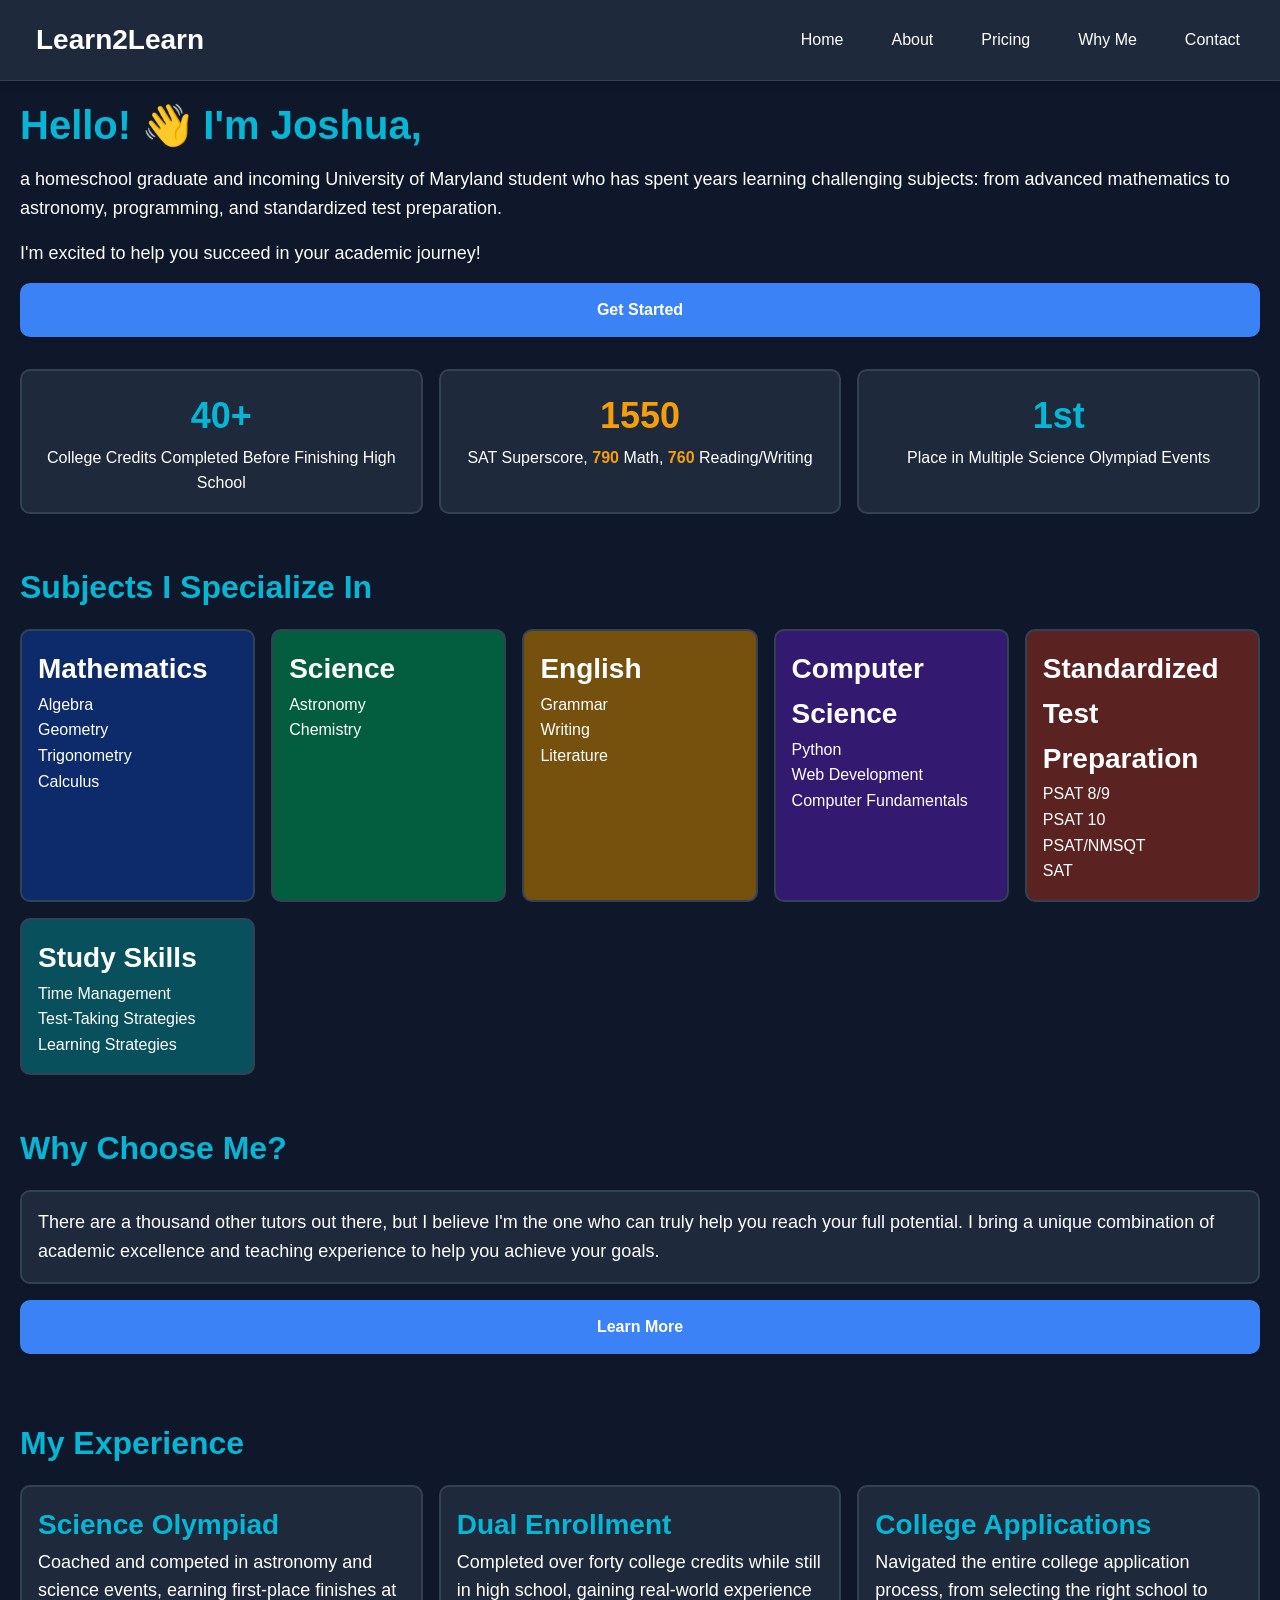
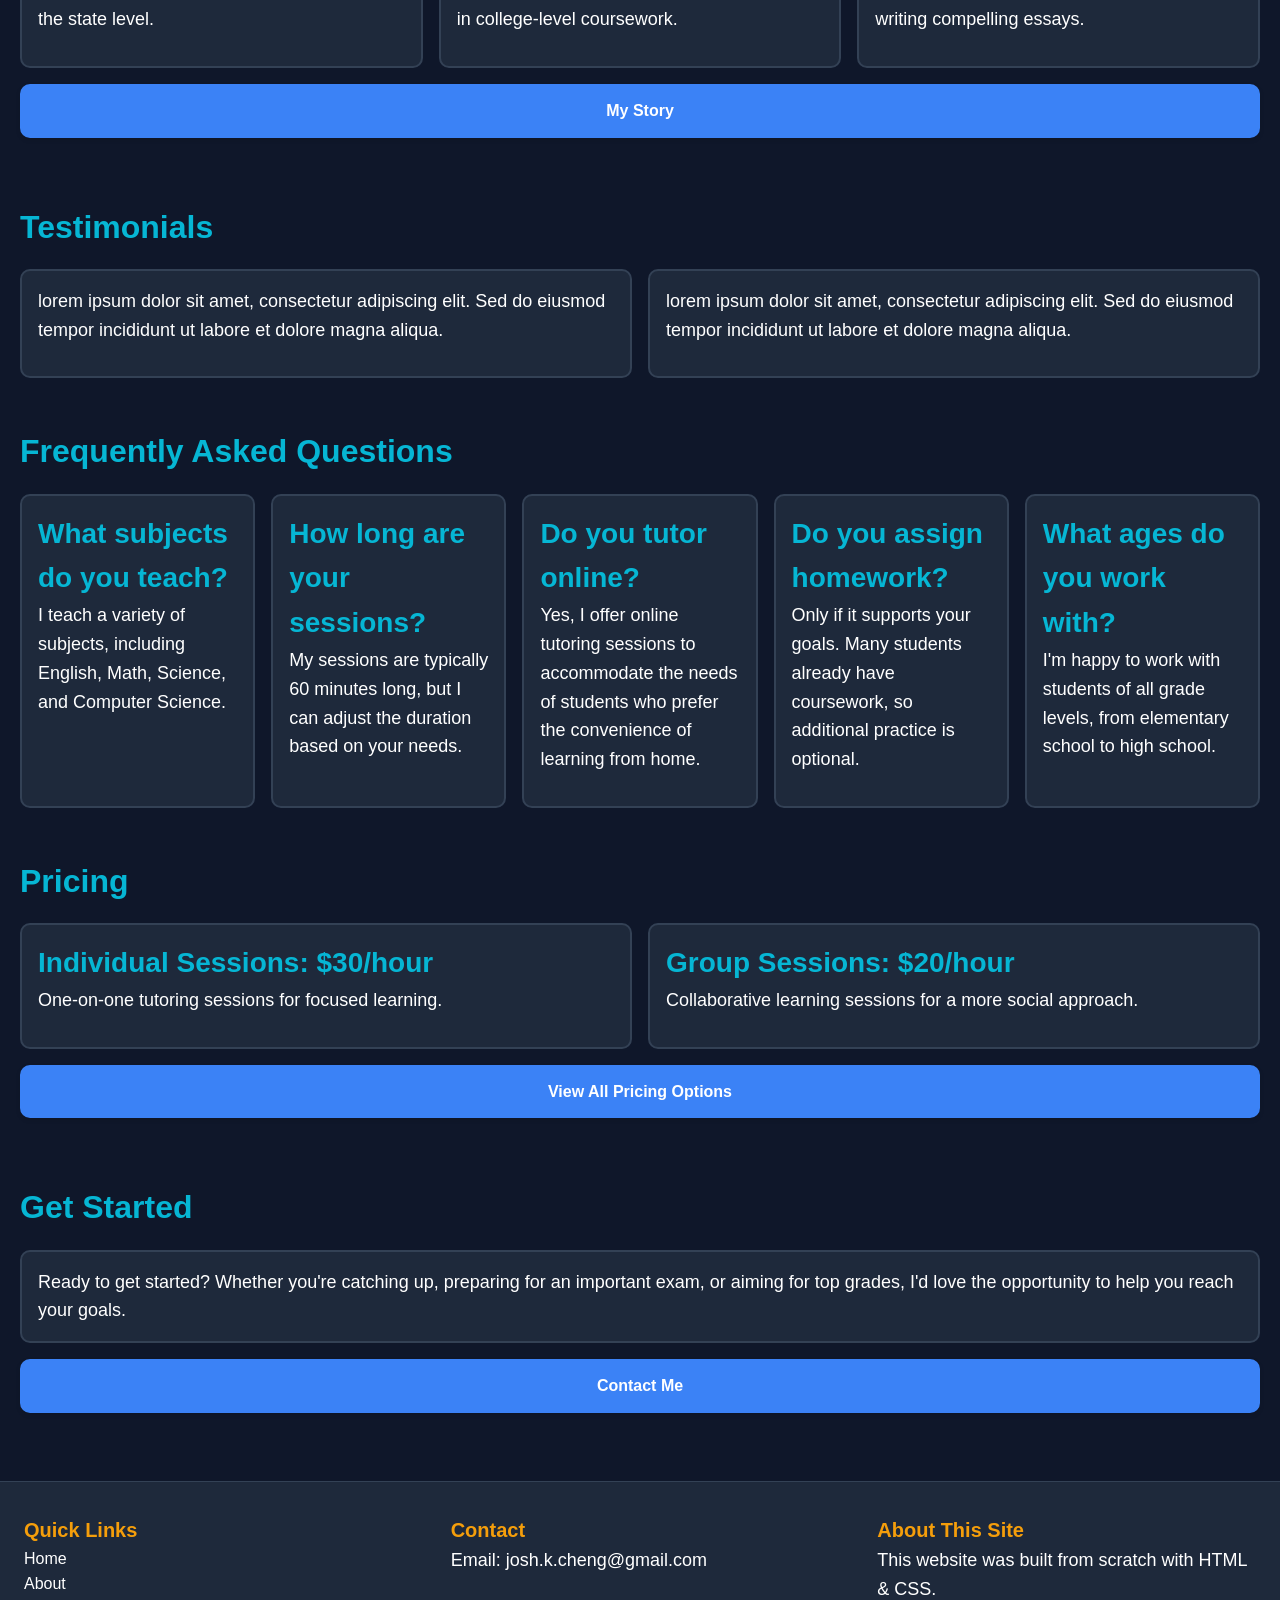
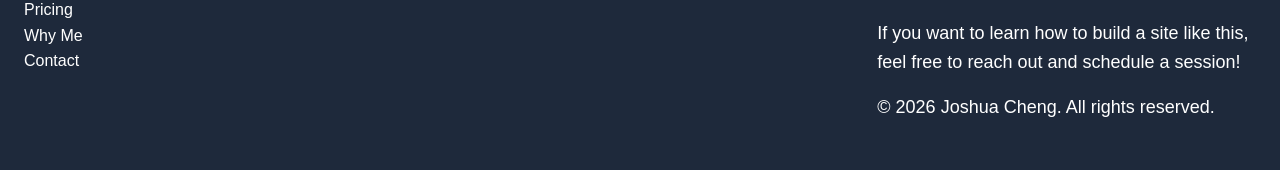
<file: index.html>
<!doctype html>
<html lang="en">
  <head>
    <meta charset="UTF-8" />
    <meta name="viewport" content="width=device-width, initial-scale=1.0" />
    <title>Joshua Cheng - Tutor</title>
    <link rel="stylesheet" href="style.css" />
  </head>
  <body>
    <header>
      <nav>
        <input type="checkbox" id="menu-toggle" class="menu-toggle" />
        <label
          for="menu-toggle"
          class="hamburger">
          <span></span>
          <span></span>
          <span></span>
        </label>
        <ul class="nav-list">
          <li><a href="index.html" class="logo">Learn2Learn</a></li>
          <li><a href="index.html">Home</a></li>
          <li><a href="about.html">About</a></li>
          <li><a href="pricing.html">Pricing</a></li>
          <li><a href="why-me.html">Why Me</a></li>
          <li><a href="contact.html">Contact</a></li>
        </ul>
      </nav>
    </header>
    <main>
      <h1>Hello! 👋 I'm Joshua,</h1>
      <p>
        a homeschool graduate and incoming University of Maryland student who
        has spent years learning challenging subjects: from advanced mathematics
        to astronomy, programming, and standardized test preparation.
      </p>
      <p>I'm excited to help you succeed in your academic journey!</p>
      <a href="#get-started" class="button">Get Started</a>
      <section class="stats">
        <div class="stats-item">
          <strong class="highlight">40+</strong> College Credits Completed
          Before Finishing High School
        </div>
        <div class="stats-item" id="sat-stat">
          <strong class="highlight">1550</strong> SAT Superscore,
          <strong>790</strong> Math, <strong>760</strong> Reading/Writing
        </div>
        <div class="stats-item">
          <strong class="highlight">1st</strong> Place in Multiple Science
          Olympiad Events
        </div>
      </section>
      <section id="subjects">
        <h2>Subjects I Specialize In</h2>
        <ul class="subject-list">
          <li id="math" class="subject-item">
            <h3>Mathematics</h3>
            <ul class="subject-item-sublist">
              <li>Algebra</li>
              <li>Geometry</li>
              <li>Trigonometry</li>
              <li>Calculus</li>
            </ul>
          </li>
          <li id="science" class="subject-item">
            <h3>Science</h3>
            <ul class="subject-item-sublist">
              <li>Astronomy</li>
              <li>Chemistry</li>
            </ul>
          </li>
          <li id="english" class="subject-item">
            <h3>English</h3>
            <ul class="subject-item-sublist">
              <li>Grammar</li>
              <li>Writing</li>
              <li>Literature</li>
            </ul>
          </li>
          <li id="computer-science" class="subject-item">
            <h3>Computer Science</h3>
            <ul class="subject-item-sublist">
              <li>Python</li>
              <li>Web Development</li>
              <li>Computer Fundamentals</li>
            </ul>
          </li>
          <li id="testprep" class="subject-item">
            <h3>Standardized Test Preparation</h3>
            <ul class="subject-item-sublist">
              <li>PSAT 8/9</li>
              <li>PSAT 10</li>
              <li>PSAT/NMSQT</li>
              <li>SAT</li>
            </ul>
          </li>
          <li id="study-skills" class="subject-item">
            <h3>Study Skills</h3>
            <ul class="subject-item-sublist">
              <li>Time Management</li>
              <li>Test-Taking Strategies</li>
              <li>Learning Strategies</li>
            </ul>
          </li>
        </ul>
      </section>
      <section id="why-choose-me">
        <h2>Why Choose Me?</h2>
        <p>
          There are a thousand other tutors out there, but I believe I'm the one
          who can truly help you reach your full potential. I bring a unique
          combination of academic excellence and teaching experience to help you
          achieve your goals.
        </p>
        <a href="why-me.html" class="button">Learn More</a>
      </section>
      <section id="my-experience">
        <h2>My Experience</h2>
        <ul class="experience-list">
          <li class="experience-item">
            <h3>Science Olympiad</h3>
            <p>
              Coached and competed in astronomy and science events, earning
              first-place finishes at the state level.
            </p>
          </li>
          <li class="experience-item">
            <h3>Dual Enrollment</h3>
            <p>
              Completed over forty college credits while still in high school,
              gaining real-world experience in college-level coursework.
            </p>
          </li>
          <li class="experience-item">
            <h3>College Applications</h3>
            <p>
              Navigated the entire college application process, from selecting
              the right school to writing compelling essays.
            </p>
          </li>
        </ul>
        <a href="about.html" class="button">My Story</a>
      </section>
      <section id="testimonials">
        <h2>Testimonials</h2>
        <ul class="testimonials-list">
          <li class="testimonials-item">
            <p>
              lorem ipsum dolor sit amet, consectetur adipiscing elit. Sed do
              eiusmod tempor incididunt ut labore et dolore magna aliqua.
            </p>
          </li>
          <li class="testimonials-item">
            <p>
              lorem ipsum dolor sit amet, consectetur adipiscing elit. Sed do
              eiusmod tempor incididunt ut labore et dolore magna aliqua.
            </p>
          </li>
        </ul>
      </section>
      <section id="faq">
        <h2>Frequently Asked Questions</h2>
        <ul class="faq-list">
          <li class="faq-item">
            <h3>What subjects do you teach?</h3>
            <p>
              I teach a variety of subjects, including English, Math, Science,
              and Computer Science.
            </p>
          </li>
          <li class="faq-item">
            <h3>How long are your sessions?</h3>
            <p>
              My sessions are typically 60 minutes long, but I can adjust the
              duration based on your needs.
            </p>
          </li>
          <li class="faq-item">
            <h3>Do you tutor online?</h3>
            <p>
              Yes, I offer online tutoring sessions to accommodate the needs of
              students who prefer the convenience of learning from home.
            </p>
          </li>
          <li class="faq-item">
            <h3>Do you assign homework?</h3>
            <p>
              Only if it supports your goals. Many students already have
              coursework, so additional practice is optional.
            </p>
          </li>
          <li class="faq-item">
            <h3>What ages do you work with?</h3>
            <p>
              I'm happy to work with students of all grade levels, from
              elementary school to high school.
            </p>
          </li>
        </ul>
      </section>
      <section id="pricing">
        <h2>Pricing</h2>
        <div class="pricing-container">
          <ul class="pricing-list">
            <li class="pricing-item">
              <h3>Individual Sessions: $30/hour</h3>
              <p>One-on-one tutoring sessions for focused learning.</p>
            </li>
            <li class="pricing-item">
              <h3>Group Sessions: $20/hour</h3>
              <p>Collaborative learning sessions for a more social approach.</p>
            </li>
          </ul>
        </div>
        <a href="pricing.html" class="button">View All Pricing Options</a>
      </section>
      <section id="get-started">
        <h2>Get Started</h2>
        <p>
          Ready to get started? Whether you're catching up, preparing for an
          important exam, or aiming for top grades, I'd love the opportunity to
          help you reach your goals.
        </p>
        <a href="contact.html" class="button">Contact Me</a>
      </section>
    </main>
    <footer>
      <div class="footer-content">
        <div class="footer-section">
          <h3>Quick Links</h3>
          <ul class="footer-links">
            <li><a href="index.html">Home</a></li>
            <li><a href="about.html">About</a></li>
            <li><a href="pricing.html">Pricing</a></li>
            <li><a href="why-me.html">Why Me</a></li>
            <li><a href="contact.html">Contact</a></li>
          </ul>
        </div>
        <div class="footer-section">
          <h3>Contact</h3>
          <p>
            Email:
            <a href="mailto:josh.k.cheng@gmail.com">josh.k.cheng@gmail.com</a>
          </p>
        </div>
        <div class="footer-section">
          <h3>About This Site</h3>
          <p>This website was built from scratch with HTML & CSS.</p>
          <p>
            If you want to learn how to build a site like this, feel free to
            reach out and schedule a session!
          </p>
          <p>&copy; 2026 Joshua Cheng. All rights reserved.</p>
        </div>
      </div>
    </footer>
  </body>
</html>
</file>
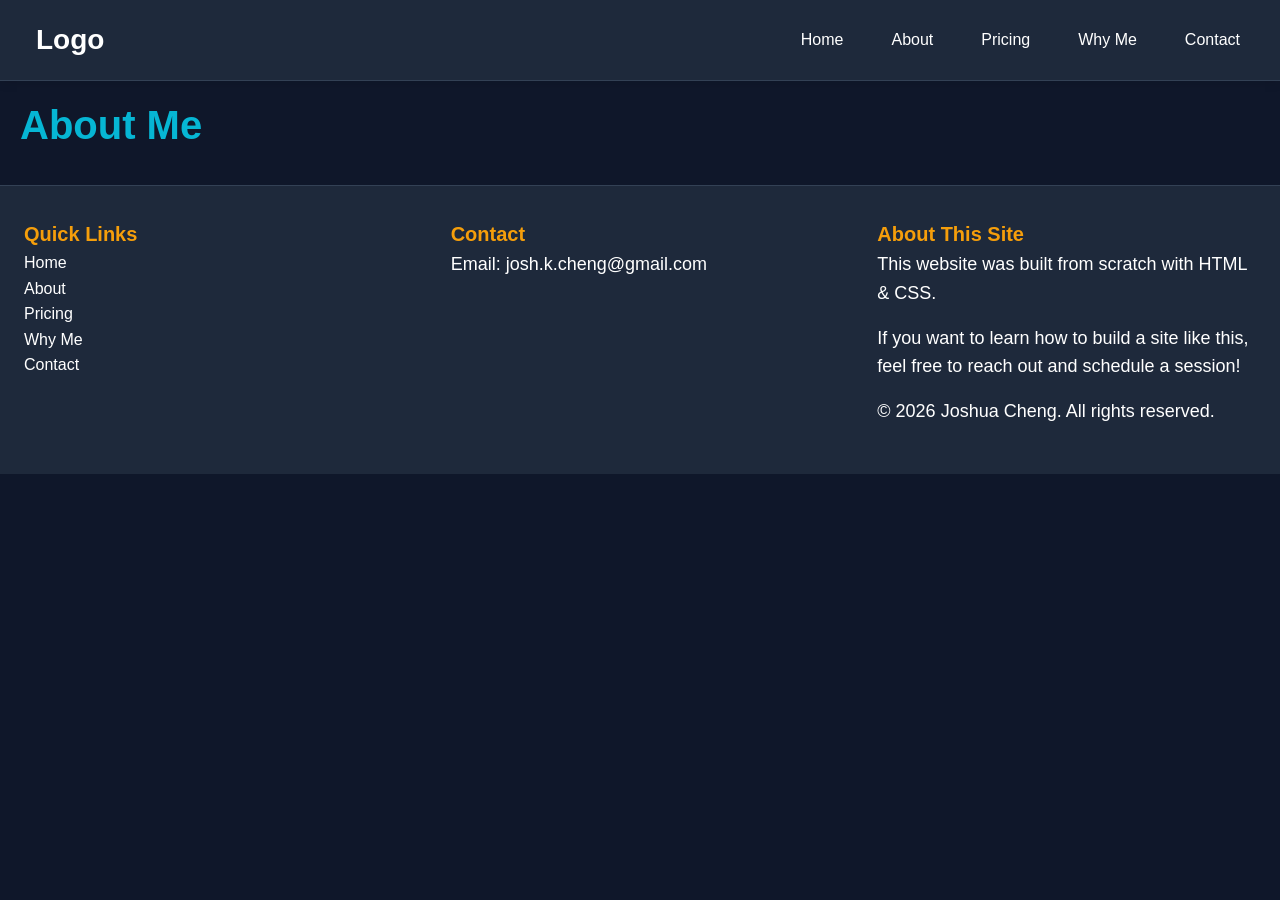
<file: about.html>
<!doctype html>
<html lang="en">
  <head>
    <meta charset="UTF-8" />
    <meta name="viewport" content="width=device-width, initial-scale=1.0" />
    <title>About Me</title>
    <link rel="stylesheet" href="style.css" />
  </head>
  <body>
    <header>
      <nav>
        <ul class="nav-list">
          <li><a href="index.html" class="logo">Logo</a></li>
          <li><a href="index.html">Home</a></li>
          <li><a href="about.html">About</a></li>
          <li><a href="pricing.html">Pricing</a></li>
          <li><a href="why-me.html">Why Me</a></li>
          <li><a href="contact.html">Contact</a></li>
        </ul>
      </nav>
    </header>
    <main>
      <h1>About Me</h1>
    </main>
    <footer>
      <div class="footer-content">
        <div class="footer-section">
          <h3>Quick Links</h3>
          <ul class="footer-links">
            <li><a href="index.html">Home</a></li>
            <li><a href="about.html">About</a></li>
            <li><a href="pricing.html">Pricing</a></li>
            <li><a href="why-me.html">Why Me</a></li>
            <li><a href="contact.html">Contact</a></li>
          </ul>
        </div>
        <div class="footer-section">
          <h3>Contact</h3>
          <p>
            Email:
            <a href="mailto:josh.k.cheng@gmail.com">josh.k.cheng@gmail.com</a>
          </p>
        </div>
        <div class="footer-section">
          <h3>About This Site</h3>
          <p>This website was built from scratch with HTML & CSS.</p>
          <p>
            If you want to learn how to build a site like this, feel free to reach out and schedule a session!
          </p>
          <p>&copy; 2026 Joshua Cheng. All rights reserved.</p>
        </div>
      </div>
    </footer>
  </body>
</html>
</file>
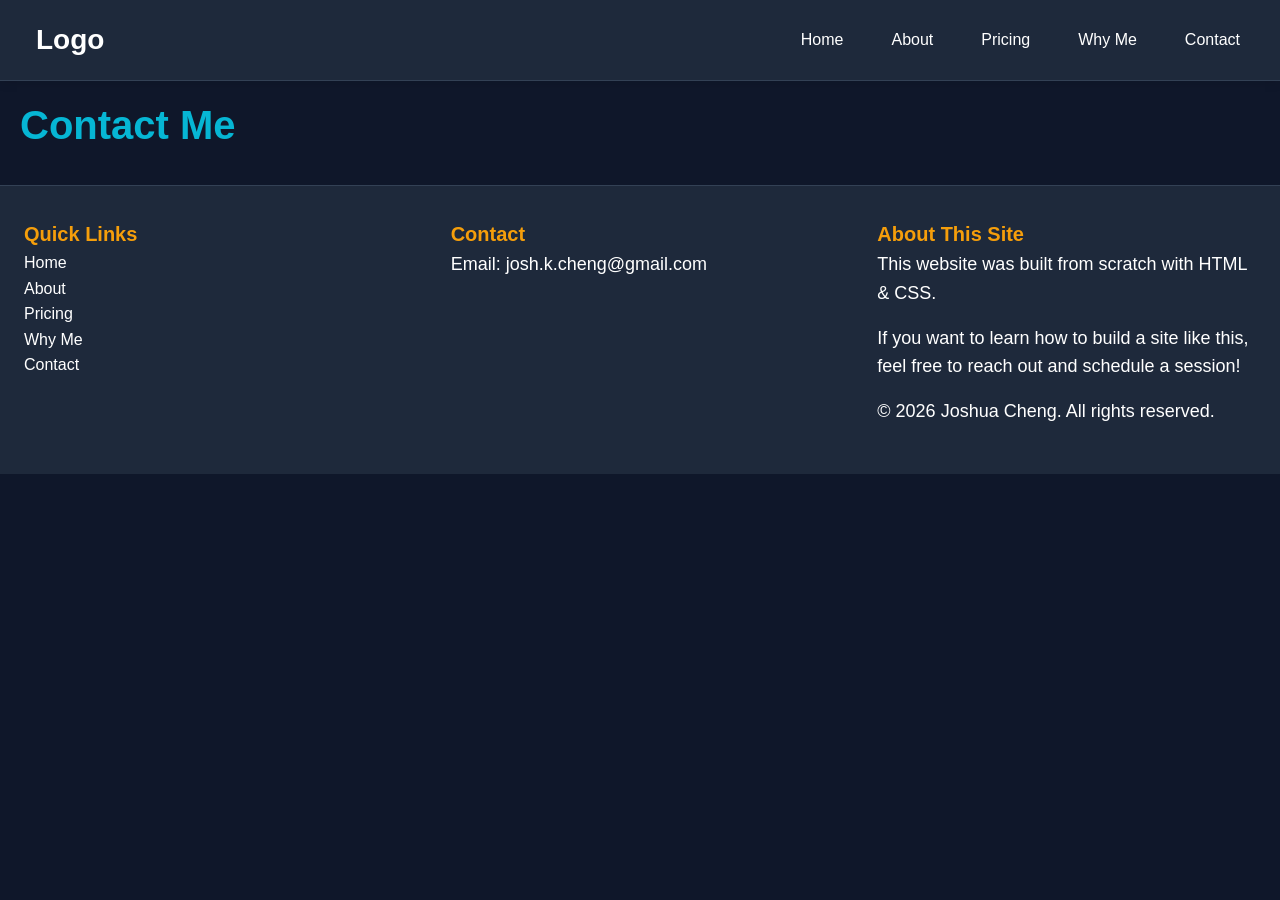
<file: contact.html>
<!doctype html>
<html lang="en">
  <head>
    <meta charset="UTF-8" />
    <meta name="viewport" content="width=device-width, initial-scale=1.0" />
    <title>Contact Me</title>
    <link rel="stylesheet" href="style.css" />
  </head>
  <body>
    <header>
      <nav>
        <ul class="nav-list">
          <li><a href="index.html" class="logo">Logo</a></li>
          <li><a href="index.html">Home</a></li>
          <li><a href="about.html">About</a></li>
          <li><a href="pricing.html">Pricing</a></li>
          <li><a href="why-me.html">Why Me</a></li>
          <li><a href="contact.html">Contact</a></li>
        </ul>
      </nav>
    </header>
    <main>
      <h1>Contact Me</h1>
    </main>
    <footer>
      <div class="footer-content">
        <div class="footer-section">
          <h3>Quick Links</h3>
          <ul class="footer-links">
            <li><a href="index.html">Home</a></li>
            <li><a href="about.html">About</a></li>
            <li><a href="pricing.html">Pricing</a></li>
            <li><a href="why-me.html">Why Me</a></li>
            <li><a href="contact.html">Contact</a></li>
          </ul>
        </div>
        <div class="footer-section">
          <h3>Contact</h3>
          <p>
            Email:
            <a href="mailto:josh.k.cheng@gmail.com">josh.k.cheng@gmail.com</a>
          </p>
        </div>
        <div class="footer-section">
          <h3>About This Site</h3>
          <p>This website was built from scratch with HTML & CSS.</p>
          <p>
            If you want to learn how to build a site like this, feel free to reach out and schedule a session!
          </p>
          <p>&copy; 2026 Joshua Cheng. All rights reserved.</p>
        </div>
      </div>
    </footer>
  </body>
</html>
</file>
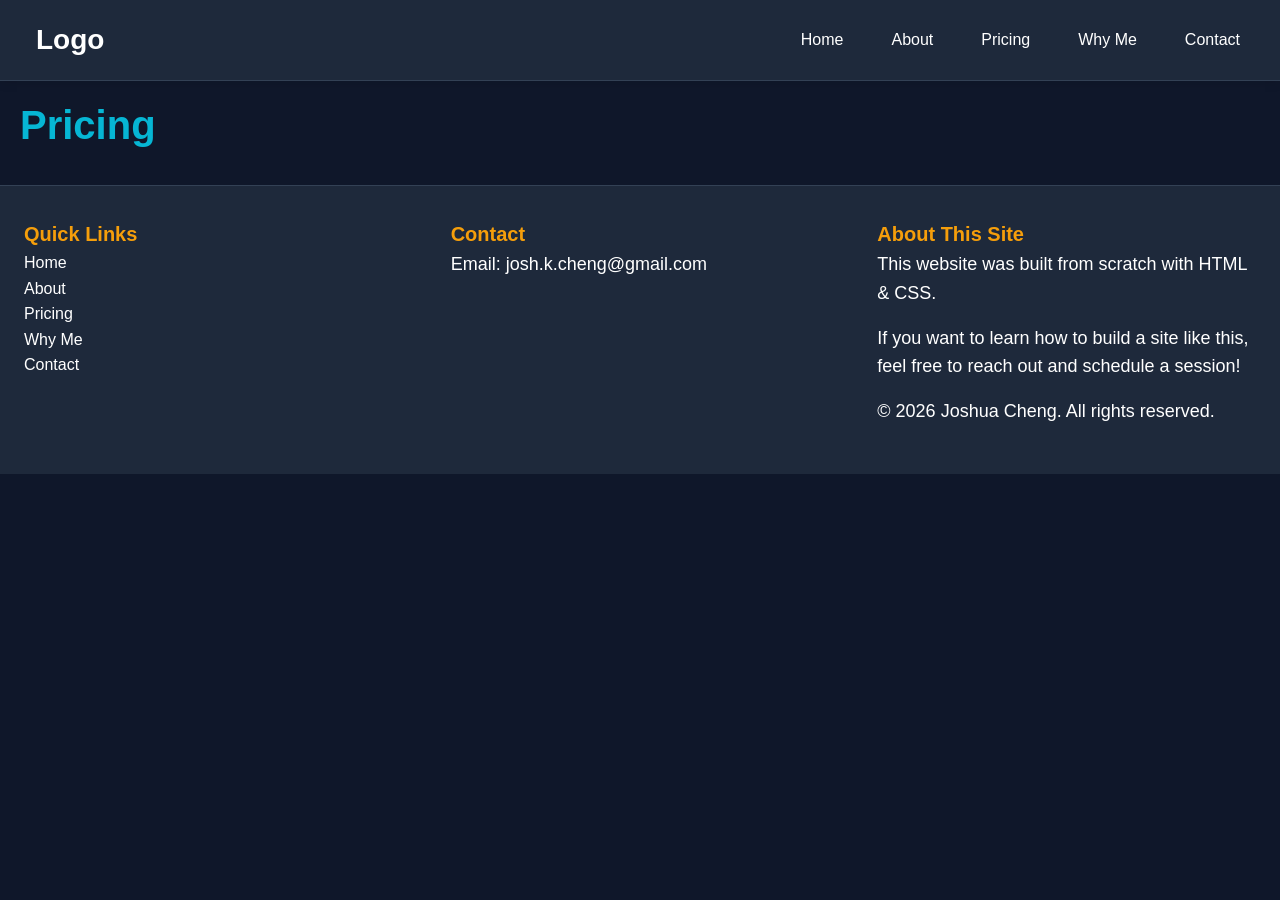
<file: pricing.html>
<!doctype html>
<html lang="en">
  <head>
    <meta charset="UTF-8" />
    <meta name="viewport" content="width=device-width, initial-scale=1.0" />
    <title>Pricing</title>
    <link rel="stylesheet" href="style.css" />
  </head>
  <body>
    <header>
      <nav>
        <ul class="nav-list">
          <li><a href="index.html" class="logo">Logo</a></li>
          <li><a href="index.html">Home</a></li>
          <li><a href="about.html">About</a></li>
          <li><a href="pricing.html">Pricing</a></li>
          <li><a href="why-me.html">Why Me</a></li>
          <li><a href="contact.html">Contact</a></li>
        </ul>
      </nav>
    </header>
    <main>
      <h1>Pricing</h1>
    </main>
    <footer>
      <div class="footer-content">
        <div class="footer-section">
          <h3>Quick Links</h3>
          <ul class="footer-links">
            <li><a href="index.html">Home</a></li>
            <li><a href="about.html">About</a></li>
            <li><a href="pricing.html">Pricing</a></li>
            <li><a href="why-me.html">Why Me</a></li>
            <li><a href="contact.html">Contact</a></li>
          </ul>
        </div>
        <div class="footer-section">
          <h3>Contact</h3>
          <p>
            Email:
            <a href="mailto:josh.k.cheng@gmail.com">josh.k.cheng@gmail.com</a>
          </p>
        </div>
        <div class="footer-section">
          <h3>About This Site</h3>
          <p>This website was built from scratch with HTML & CSS.</p>
          <p>
            If you want to learn how to build a site like this, feel free to reach out and schedule a session!
          </p>
          <p>&copy; 2026 Joshua Cheng. All rights reserved.</p>
        </div>
      </div>
    </footer>
  </body>
</html>
</file>
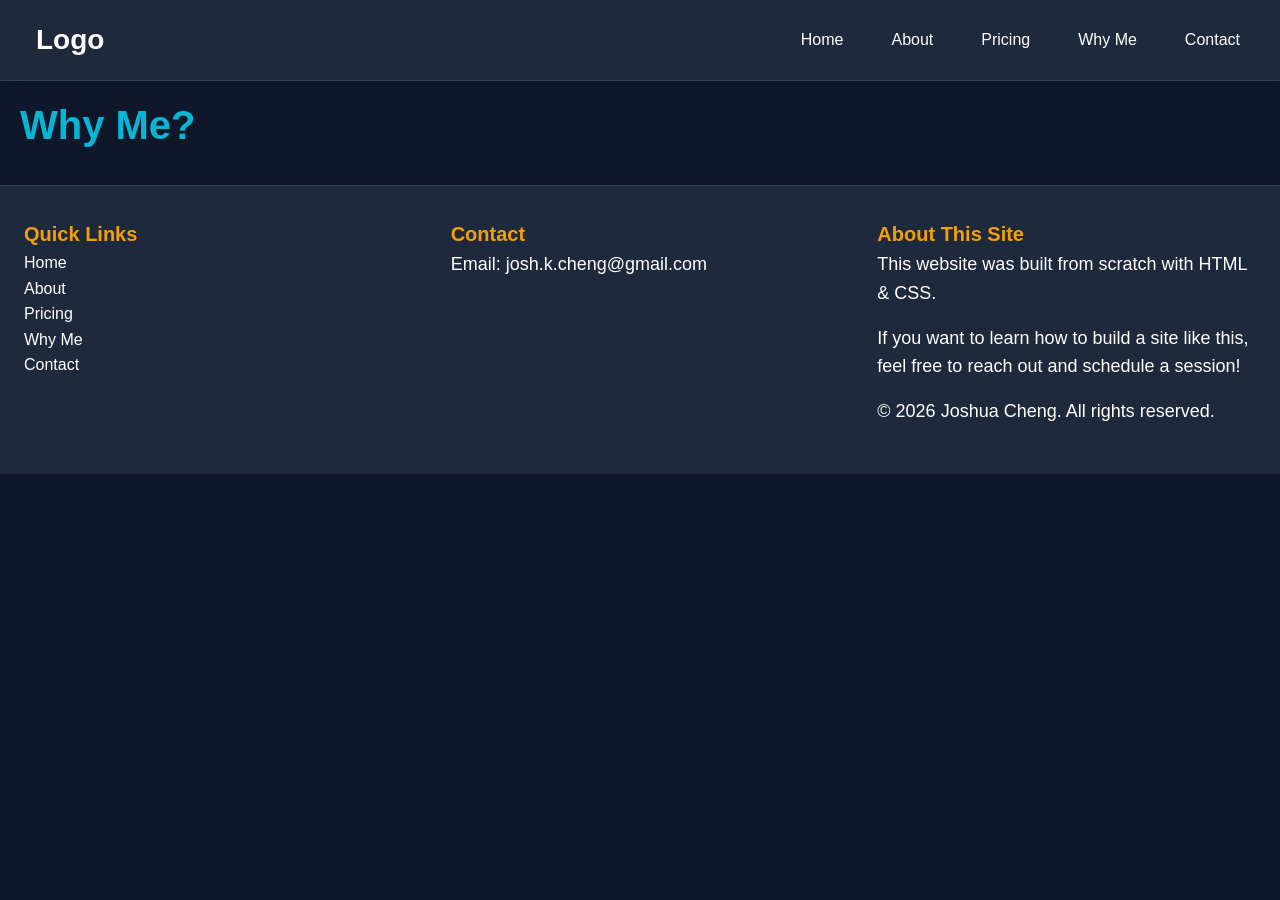
<file: why-me.html>
<!doctype html>
<html lang="en">
  <head>
    <meta charset="UTF-8" />
    <meta name="viewport" content="width=device-width, initial-scale=1.0" />
    <title>Why Me</title>
    <link rel="stylesheet" href="style.css" />
  </head>
  <body>
    <header>
      <nav>
        <ul class="nav-list">
          <li><a href="index.html" class="logo">Logo</a></li>
          <li><a href="index.html">Home</a></li>
          <li><a href="about.html">About</a></li>
          <li><a href="pricing.html">Pricing</a></li>
          <li><a href="why-me.html">Why Me</a></li>
          <li><a href="contact.html">Contact</a></li>
        </ul>
      </nav>
    </header>
    <main>
      <h1>Why Me?</h1>
    </main>
    <footer>
      <div class="footer-content">
        <div class="footer-section">
          <h3>Quick Links</h3>
          <ul class="footer-links">
            <li><a href="index.html">Home</a></li>
            <li><a href="about.html">About</a></li>
            <li><a href="pricing.html">Pricing</a></li>
            <li><a href="why-me.html">Why Me</a></li>
            <li><a href="contact.html">Contact</a></li>
          </ul>
        </div>
        <div class="footer-section">
          <h3>Contact</h3>
          <p>
            Email:
            <a href="mailto:josh.k.cheng@gmail.com">josh.k.cheng@gmail.com</a>
          </p>
        </div>
        <div class="footer-section">
          <h3>About This Site</h3>
          <p>This website was built from scratch with HTML & CSS.</p>
          <p>
            If you want to learn how to build a site like this, feel free to reach out and schedule a session!
          </p>
          <p>&copy; 2026 Joshua Cheng. All rights reserved.</p>
        </div>
      </div>
    </footer>
  </body>
</html>
</file>
<file: style.css>
:root {
    --background-color: #0F172A;
    --cards-color: #1E293B;
    --primary-text-color: white;
    --button-color: #3B82F6;
    --hover-color: #172f4d;
    --accent-color: #06B6D4;
    --borders-color: #334155;
    --nav-color: #1E293B;
    --warm-accent-color: #F59E0B;
    --warm-light-color: #FDE68A;
    --border-hover-color: #FFF;
    --card-padding: 1rem;
    --card-transition-duration: 0.2s;
    --card-spacing: 1rem;
    --card-border-radius: 10px;
    --shadow-color: rgba(0, 0, 0, 0.1);
    --hover-offset: -2px;
    --card-border-width: 2px;
}

* {
    margin: 0;
    padding: 0;
    box-sizing: border-box;
}

body {
    min-height: 100vh;
    font-family: 'Segoe UI', Tahoma, Geneva, Verdana, sans-serif;
    background-color: var(--background-color);
    color: var(--primary-text-color);
    line-height: 1.6;
    font-size: 16px;
}

h1 {
    font-size: clamp(1.75rem, 4vw, 2.5rem);
    margin-bottom: 1rem;
    line-height: 1.2;
    color: var(--accent-color);
}

h2 {
    font-size: clamp(1.5rem, 3.5vw, 2rem);
    margin-bottom: 1rem;
    color: var(--accent-color);
}

h3 {
    font-size: clamp(1.25rem, 3vw, 1.75rem);
    margin-bottom: 0rem;
    color: var(--accent-color);
}

p {
    margin-bottom: 1rem;
    font-size: clamp(1rem, 2.5vw, 1.125rem);
}

.highlight {
    font-weight: bold;
    font-size: clamp(1.75rem, 6vw, 2.25rem);
    color: var(--accent-color);
    font-weight: bold;
    display: block;
    text-align: center;
    margin-bottom: 0rem;
    transform: scale(1);
    transform-origin: center;
    transition: all 0.5s ease;
}

.stats-item:hover .highlight {
    transform: scale(1.2);
}

main {
    max-width: 1600px;
    margin: 0 auto;
    padding: 20px;
}

section {
    margin-bottom: var(--card-spacing);
    padding: var(--card-padding) 0;
}

.button {
    background-color: var(--button-color);
    color: var(--primary-text-color);
    border: 2px solid var(--button-color);
    padding: 0.75rem 1.5rem;
    text-decoration: none;
    margin: var(--card-spacing) auto;
    display: flex;
    align-items: center;
    justify-content: center;
    font-size: 1rem;
    font-weight: 600;
    border-radius: var(--card-border-radius);
    cursor: pointer;
    transition: all var(--card-transition-duration) ease;
    box-shadow: 0 2px 5px var(--shadow-color);
}

.button:hover {
    background-color: var(--cards-color);
    transform: translateY(var(--hover-offset));
    box-shadow: 0 4px 8px var(--shadow-color);
    border: 2px solid var(--accent-color);
}

.button:active {
    transform: translateY(0);
    box-shadow: 0 1px 2px var(--shadow-color);
}

header {
    position: sticky;
    top: 0;
    z-index: 1000;
}

nav {
    padding: 1rem 20px;
    background-color: var(--nav-color);
    box-shadow: 0 2px 10px var(--shadow-color);
    border-bottom: 1px solid var(--borders-color);
    max-width: 1800px;
    margin: 0 auto;
}

.nav-list {
    width: 100%;
    list-style: none;
    display: flex;
    align-items: center;
    gap: 0.5rem;
}

.nav-list>li {
    position: relative;
}

.nav-list>li:first-child {
    margin-right: auto;
    padding-left: 0;
}

.nav-list>li:first-child>a {
    font-weight: 700;
    font-size: 1.75rem;
    /* Warm color stands out */
    padding: 0 1rem;
    height: 100%;
    display: flex;
    align-items: center;
    transition: all var(--card-transition-duration) ease;
}

.nav-list>li:first-child>a:hover {
    color: var(--accent-color);
}

/* Nav links - better spacing and feedback */
.nav-list>li>a {
    padding: 0 1.25rem;
    height: 48px;
    /* Taller touch target */
    color: var(--primary-text-color);
    text-decoration: none;
    display: flex;
    align-items: center;
    justify-content: center;
    border-radius: var(--card-border-radius);
    transition: all var(--card-transition-duration) ease;
    font-weight: 500;
    position: relative;
    overflow: hidden;
}

.nav-list>li>a:hover {
    background-color: var(--hover-color);
    color: var(--warm-accent-color);
}

.nav-list>li>a::after {
    content: '';
    /* Creates an invisible element */
    position: absolute;
    /* Positions relative to the <a> */
    bottom: 0;
    /* Sits at the bottom of the link */
    left: 0;
    width: 100%;
    height: 2px;
    /* Thin underline */
    background: var(--accent-color);
    transform: scaleX(0);
    /* Starts with zero width */
    transform-origin: right;
    /* Growth starts from the right */
    transition: transform 0.2s ease;
    /* Smooth animation */
}

.nav-list>li>a:hover::after {
    transform: scaleX(1);
    /* Expands to full width */
    transform-origin: left;
    /* Growth ends at the left */
}

.nav-list>li>a:hover::after {
    transform: scaleX(1);
    transform-origin: left;
}

/* Hamburger Button - Hidden on Desktop */
.menu-toggle {
    display: none;
}

.hamburger {
    display: none;
    position: absolute;
    right: 1rem;
    top: 1rem;
    cursor: pointer;
    z-index: 1001;
    padding: 0.5rem;
    background-color: var(--button-color);
    border: var(--card-border-width) solid var(--button-color);
    border-radius: 10px;
}

.hamburger:hover {
    background-color: var(--cards-color);
    border: var(--card-border-width) solid var(--borders-color);
}

.hamburger span {
    display: block;
    width: 25px;
    height: 3px;
    background: var(--primary-text-color);
    margin: 5px 0;
    transition: all 0.3s ease;
}

/* Mobile Navigation */
@media (max-width: 768px) {
    .nav-list {
        justify-content: center;
        flex-wrap: wrap;
        gap: 0.25rem;
    }

    .nav-list>li {
        margin: 0;
    }

    .nav-list>li:first-child {
        order: -1;
        justify-content: center;
    }

    nav {
        position: relative;
        background-color: transparent;
        padding: 0;
        box-shadow: none;
        border-bottom: none;
        overflow: visible;
    }

    .hamburger {
        display: block;
        position: fixed;
        top: 1rem;
        right: 1rem;
        z-index: 1001;
    }

    .nav-list {
        position: fixed;
        top: 0;
        left: -100%;
        width: 70%;
        max-width: 300px;
        height: 100vh;
        background-color: var(--nav-color);
        flex-direction: column;
        padding-top: 60px;
        transition: left 0.3s ease;
        z-index: 1001;
        margin: 0;
    }

    .nav-list>li {
        width: 100%;
        text-align: center;
        margin: 0;
    }

    .nav-list>li>a {
        display: block;
        padding: 0.75rem;
        height: auto;
        margin: 0.25rem 0;

    }

    /* Logo stays at top when menu opens */
    .nav-list>li:first-child {
        position: absolute;
        top: 0.5rem;
        left: 0;
        width: 100%;
        margin-right: 0;
        z-index: 1001;
    }

    /* Show menu when hamburger is checked */
    .menu-toggle:checked~.nav-list {
        left: 0;
    }

    /* Animate hamburger to X */
    .menu-toggle:checked~.hamburger span:nth-child(1) {
        transform: rotate(-45deg) translate(-5px, 6px);
    }

    .menu-toggle:checked~.hamburger span:nth-child(2) {
        opacity: 0;
    }

    .menu-toggle:checked~.hamburger span:nth-child(3) {
        transform: rotate(45deg) translate(-5px, -6px);
    }
}

.stats {
    display: grid;
    grid-template-columns: repeat(auto-fit, minmax(200px, 1fr));
    gap: var(--card-spacing);
}

.stats-item {
    transition: all var(--card-transition-duration);
    text-align: center;
    background-color: var(--cards-color);
    border: var(--card-border-width) solid var(--borders-color);
    border-radius: var(--card-border-radius);
    padding: var(--card-padding);
}

#sat-stat strong {
    color: var(--warm-accent-color);
}

.stats-item:hover {
    transform: translateY(var(--hover-offset));
    box-shadow: 0 5px 15px var(--shadow-color);
    border-color: var(--border-hover-color);
}

.subject-list {
    list-style: none;
    display: grid;
    grid-template-columns: repeat(auto-fit, minmax(200px, 1fr));
    gap: var(--card-spacing);
}

.subject-item {
    transition: all var(--card-transition-duration);
    background-color: var(--cards-color);
    border: var(--card-border-width) solid var(--borders-color);
    border-radius: var(--card-border-radius);
    padding: var(--card-padding);
}

.subject-item h3 {
    color: var(--text-color);
}

.subject-item:hover {
    transform: translateY(var(--hover-offset));
    box-shadow: 0 5px 15px var(--shadow-color);
    border-color: var(--border-hover-color);
}

.subject-item-sublist {
    list-style: none;
    padding: 0;
    margin: 0;
}

#math {
    background-color: #0d2b6a;
}

#science {
    background-color: #025e3f;
}

#english {
    background-color: #76500d;
}

#computer-science {
    background-color: #341971;
}

#testprep {
    background-color: #5b2222;
}

#study-skills {
    background-color: #08505c;
}

#why-choose-me p {
    transition: all var(--card-transition-duration);
    background-color: var(--cards-color);
    border: var(--card-border-width) solid var(--borders-color);
    border-radius: var(--card-border-radius);
    padding: var(--card-padding);
}

#why-choose-me p:hover {
    transform: translateY(var(--hover-offset));
    box-shadow: 0 5px 15px var(--shadow-color);
    border-color: var(--border-hover-color);
}

.experience-list {
    list-style: none;
    padding: 0;
    margin: 0;
    display: grid;
    grid-template-columns: repeat(auto-fit, minmax(200px, 1fr));
    gap: var(--card-spacing);
}

.experience-item {
    transition: all var(--card-transition-duration);
    background-color: var(--cards-color);
    border: var(--card-border-width) solid var(--borders-color);
    border-radius: var(--card-border-radius);
    padding: var(--card-padding);
}

.experience-item:hover {
    transform: translateY(var(--hover-offset));
    box-shadow: 0 5px 15px var(--shadow-color);
    border-color: var(--border-hover-color);
}

.testimonials-list {
    list-style: none;
    padding: 0;
    margin: 0;
    display: grid;
    grid-template-columns: repeat(auto-fit, minmax(200px, 1fr));
    gap: var(--card-spacing);
}

.testimonials-item {
    transition: all var(--card-transition-duration);
    background-color: var(--cards-color);
    border: var(--card-border-width) solid var(--borders-color);
    border-radius: var(--card-border-radius);
    padding: var(--card-padding);
}

.testimonials-item:hover {
    transform: translateY(var(--hover-offset));
    box-shadow: 0 5px 15px var(--shadow-color);
    border-color: var(--border-hover-color);
}

.faq-list {
    list-style: none;
    padding: 0;
    margin: 0;
    display: grid;
    grid-template-columns: repeat(auto-fit, minmax(200px, 1fr));
    gap: var(--card-spacing);
}

.faq-item {
    transition: all var(--card-transition-duration);
    background-color: var(--cards-color);
    border: var(--card-border-width) solid var(--borders-color);
    border-radius: var(--card-border-radius);
    padding: var(--card-padding);
}

.faq-item:hover {
    transform: translateY(var(--hover-offset));
    box-shadow: 0 5px 15px var(--shadow-color);
    border-color: var(--border-hover-color);
}

.pricing-list {
    list-style: none;
    padding: 0;
    margin: 0;
    display: grid;
    grid-template-columns: repeat(auto-fit, minmax(200px, 1fr));
    gap: var(--card-spacing);
}

.pricing-item {
    transition: all var(--card-transition-duration);
    background-color: var(--cards-color);
    border: var(--card-border-width) solid var(--borders-color);
    border-radius: var(--card-border-radius);
    padding: var(--card-padding);
}

.pricing-item:hover {
    transform: translateY(var(--hover-offset));
    box-shadow: 0 5px 15px var(--shadow-color);
    border-color: var(--border-hover-color);
}

#get-started p {
    background-color: var(--cards-color);
    border: var(--card-border-width) solid var(--borders-color);
    border-radius: var(--card-border-radius);
    padding: var(--card-padding);
    transition: all var(--card-transition-duration);
}

#get-started p:hover {
    transform: translateY(var(--hover-offset));
    box-shadow: 0 5px 15px var(--shadow-color);
    border-color: var(--border-hover-color);
}

footer {
    background-color: var(--nav-color);
    border-top: 1px solid var(--borders-color);
    padding: 2rem 0;
    max-width: 1800px;
    margin: 0 auto;
}

.footer-content {
    display: grid;
    grid-template-columns: repeat(auto-fit, minmax(200px, 1fr));
    gap: 1rem;
    padding: 0 0.5rem;
}

.footer-section {
    text-align: left;
    margin: 0 1rem;
}

.footer-section h3 {
    color: var(--warm-accent-color);
    font-size: 1.25rem;
}

.footer-section ul {
    list-style: none;
    padding: 0;
    margin: 0;
}

.footer-section a {
    color: var(--primary-text-color);
    text-decoration: none;
    transition: color var(--card-transition-duration) ease;
}

.footer-section a:hover {
    color: var(--accent-color);
    text-decoration: underline;
}

/* Mobile footer */
@media (max-width: 768px) {
    .footer-content {
        grid-template-columns: 1fr;
        gap: 1.5rem;
    }
}
</file>
